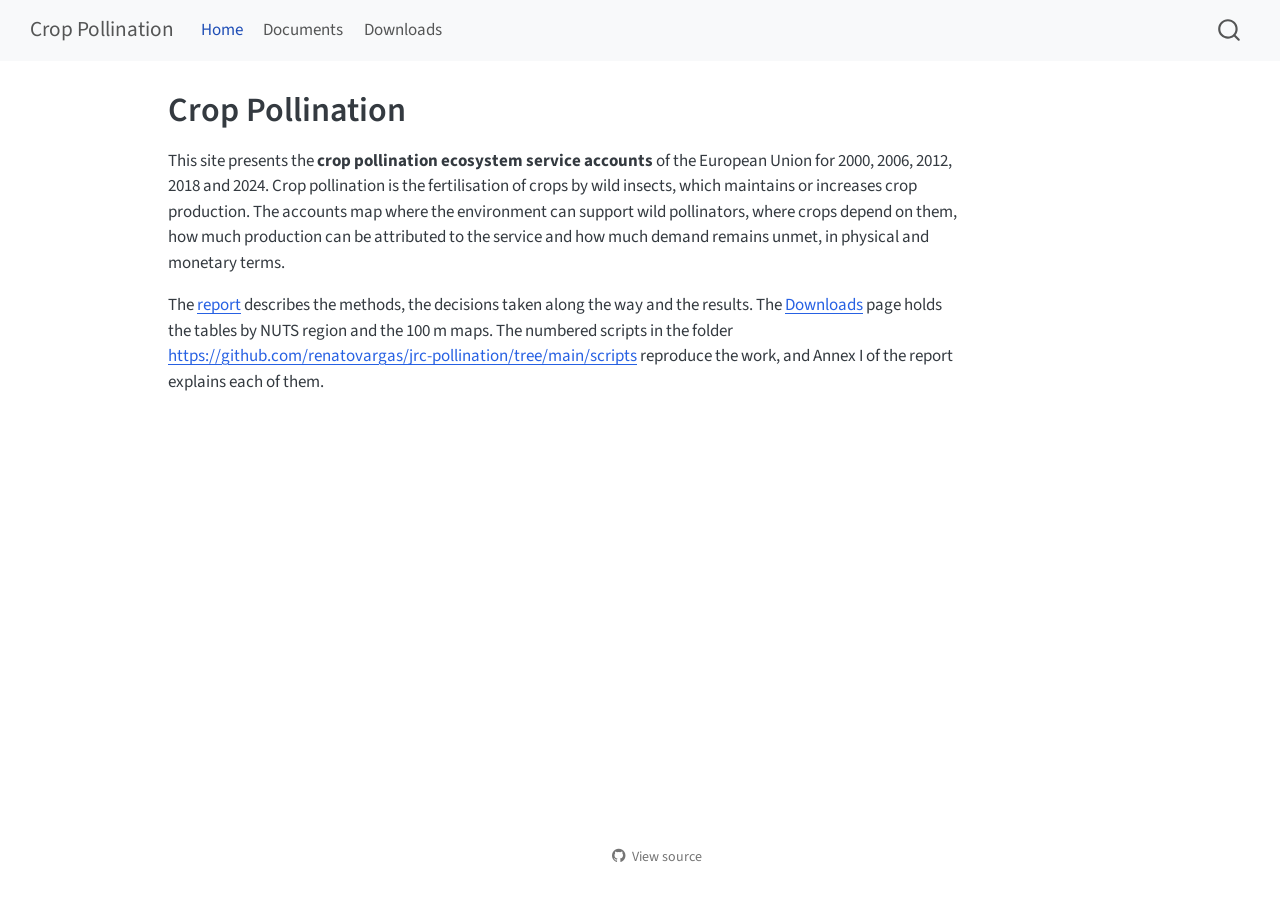
<file: docs/index.html>
<!DOCTYPE html>
<html xmlns="http://www.w3.org/1999/xhtml" lang="en" xml:lang="en"><head>

<meta charset="utf-8">
<meta name="generator" content="quarto-1.10.18">

<meta name="viewport" content="width=device-width, initial-scale=1.0, user-scalable=yes">


<title>Crop Pollination</title>
<style>
/* Default styles provided by pandoc.
** See https://pandoc.org/MANUAL.html#variables-for-html for config info.
*/
span.smallcaps{font-variant: small-caps;}
div.columns{display: flex; gap: 1.5em;}
div.column{flex: auto;}
@media screen {
div.columns{gap: min(4vw, 1.5em);}
div.column{overflow-x: auto;}
}
div.hanging-indent{margin-left: 1.5em; text-indent: -1.5em;}
ul.task-list{list-style: none;}
ul.task-list li input[type="checkbox"] {
  width: 0.8em;
  margin: 0 0.8em 0.2em -1em; /* quarto-specific, see https://github.com/quarto-dev/quarto-cli/issues/4556 */ 
  vertical-align: middle;
}
</style>


<script src="site_libs/quarto-nav/quarto-nav.js"></script>
<script src="site_libs/quarto-nav/headroom.min.js"></script>
<script src="site_libs/clipboard/clipboard.min.js"></script>
<script src="site_libs/quarto-search/autocomplete.umd.js"></script>
<script src="site_libs/quarto-search/fuse.min.js"></script>
<script src="site_libs/quarto-search/quarto-search.js"></script>
<meta name="quarto:offset" content="./">
<script src="site_libs/quarto-html/quarto.js" type="module"></script>
<script src="site_libs/quarto-html/tabsets/tabsets.js" type="module"></script>
<script src="site_libs/quarto-html/popper.min.js"></script>
<script src="site_libs/quarto-html/tippy.umd.min.js"></script>
<script src="site_libs/quarto-html/anchor.min.js"></script>
<link href="site_libs/quarto-html/tippy.css" rel="stylesheet">
<link href="site_libs/quarto-html/quarto-syntax-highlighting-64a204ab8560d761af7679ceaba22944.css" rel="stylesheet" id="quarto-text-highlighting-styles">
<script src="site_libs/bootstrap/bootstrap.min.js"></script>
<link href="site_libs/bootstrap/bootstrap-icons.css" rel="stylesheet">
<link href="site_libs/bootstrap/bootstrap-4e663f3a4ff1a491e18bd6a28adf0390.min.css" rel="stylesheet" append-hash="true" id="quarto-bootstrap" data-mode="light">
<script id="quarto-search-options" type="application/json">{
  "location": "navbar",
  "copy-button": false,
  "collapse-after": 3,
  "panel-placement": "end",
  "type": "overlay",
  "limit": 50,
  "keyboard-shortcut": [
    "f",
    "/",
    "s"
  ],
  "show-item-context": false,
  "language": {
    "search-no-results-text": "No results",
    "search-matching-documents-text": "matching documents",
    "search-copy-link-title": "Copy link to search",
    "search-hide-matches-text": "Hide additional matches",
    "search-more-match-text": "more match in this document",
    "search-more-matches-text": "more matches in this document",
    "search-clear-button-title": "Clear",
    "search-text-placeholder": "",
    "search-detached-cancel-button-title": "Cancel",
    "search-submit-button-title": "Submit",
    "search-label": "Search"
  }
}</script>


<link rel="stylesheet" href="styles.css">
</head>

<body class="nav-fixed quarto-light">

<div id="quarto-search-results"></div>
  <header id="quarto-header" class="headroom fixed-top">
    <nav class="navbar navbar-expand-lg " data-bs-theme="dark">
      <div class="navbar-container container-fluid">
      <div class="navbar-brand-container mx-auto">
    <a class="navbar-brand" href="./index.html">
    <span class="navbar-title">Crop Pollination</span>
    </a>
  </div>
            <div id="quarto-search" class="" title="Search"></div>
          <button class="navbar-toggler" type="button" data-bs-toggle="collapse" data-bs-target="#navbarCollapse" aria-controls="navbarCollapse" role="menu" aria-expanded="false" aria-label="Toggle navigation" onclick="if (window.quartoToggleHeadroom) { window.quartoToggleHeadroom(); }">
  <span class="navbar-toggler-icon"></span>
</button>
          <div class="collapse navbar-collapse" id="navbarCollapse">
            <ul class="navbar-nav navbar-nav-scroll me-auto">
  <li class="nav-item">
    <a class="nav-link active" href="./index.html" aria-current="page"> 
<span class="menu-text">Home</span></a>
  </li>  
  <li class="nav-item">
    <a class="nav-link" href="./documentation/index.html"> 
<span class="menu-text">Documents</span></a>
  </li>  
  <li class="nav-item">
    <a class="nav-link" href="./downloads/index.html"> 
<span class="menu-text">Downloads</span></a>
  </li>  
</ul>
          </div> <!-- /navcollapse -->
            <div class="quarto-navbar-tools">
</div>
      </div> <!-- /container-fluid -->
    </nav>
</header>
<!-- content -->
<div id="quarto-content" class="quarto-container page-columns page-rows-contents page-layout-article page-navbar">
<!-- sidebar -->
<!-- margin-sidebar -->
    <div id="quarto-margin-sidebar" class="sidebar margin-sidebar zindex-bottom">
        
    </div>
<!-- main -->
<main class="content" id="quarto-document-content">

<header id="title-block-header" class="quarto-title-block default">
<div class="quarto-title">
<h1 class="title">Crop Pollination</h1>
</div>



<div class="quarto-title-meta">

    
  
    
  </div>
  


</header>


<p>This site presents the <strong>crop pollination ecosystem service accounts</strong> of the European Union for 2000, 2006, 2012, 2018 and 2024. Crop pollination is the fertilisation of crops by wild insects, which maintains or increases crop production. The accounts map where the environment can support wild pollinators, where crops depend on them, how much production can be attributed to the service and how much demand remains unmet, in physical and monetary terms.</p>
<p>The <a href="./documentation/methods/crop-pollination/index.html">report</a> describes the methods, the decisions taken along the way and the results. The <a href="./downloads/index.html">Downloads</a> page holds the tables by NUTS region and the 100 m maps. The numbered scripts in the folder <a href="https://github.com/renatovargas/jrc-pollination/tree/main/scripts" class="uri">https://github.com/renatovargas/jrc-pollination/tree/main/scripts</a> reproduce the work, and Annex I of the report explains each of them.</p>



</main> <!-- /main -->
<script id="quarto-html-after-body" type="application/javascript">
  window.document.addEventListener("DOMContentLoaded", function (event) {
    const icon = "";
    const anchorJS = new window.AnchorJS();
    anchorJS.options = {
      placement: 'right',
      icon: icon
    };
    anchorJS.add('.anchored');
    const isCodeAnnotation = (el) => {
      for (const clz of el.classList) {
        if (clz.startsWith('code-annotation-')) {                     
          return true;
        }
      }
      return false;
    }
    const onCopySuccess = function(e) {
      // button target
      const button = e.trigger;
      // don't keep focus
      button.blur();
      // flash "checked"
      button.classList.add('code-copy-button-checked');
      var currentTitle = button.getAttribute("title");
      button.setAttribute("title", "Copied!");
      let tooltip;
      if (window.bootstrap) {
        button.setAttribute("data-bs-toggle", "tooltip");
        button.setAttribute("data-bs-placement", "left");
        button.setAttribute("data-bs-title", "Copied!");
        tooltip = new bootstrap.Tooltip(button, 
          { trigger: "manual", 
            customClass: "code-copy-button-tooltip",
            offset: [0, -8]});
        tooltip.show();    
      }
      setTimeout(function() {
        if (tooltip) {
          tooltip.hide();
          button.removeAttribute("data-bs-title");
          button.removeAttribute("data-bs-toggle");
          button.removeAttribute("data-bs-placement");
        }
        button.setAttribute("title", currentTitle);
        button.classList.remove('code-copy-button-checked');
      }, 1000);
      // clear code selection
      e.clearSelection();
    }
    const getTextToCopy = function(trigger) {
      const outerScaffold = trigger.parentElement.cloneNode(true);
      const codeEl = outerScaffold.querySelector('code');
      for (const childEl of codeEl.children) {
        if (isCodeAnnotation(childEl)) {
          childEl.remove();
        }
      }
      return codeEl.innerText;
    }
    const clipboard = new window.ClipboardJS('.code-copy-button:not([data-in-quarto-modal])', {
      text: getTextToCopy
    });
    clipboard.on('success', onCopySuccess);
    if (window.document.getElementById('quarto-embedded-source-code-modal')) {
      const clipboardModal = new window.ClipboardJS('.code-copy-button[data-in-quarto-modal]', {
        text: getTextToCopy,
        container: window.document.getElementById('quarto-embedded-source-code-modal')
      });
      clipboardModal.on('success', onCopySuccess);
    }
      var localhostRegex = new RegExp(/^(?:http|https):\/\/localhost\:?[0-9]*\//);
      var mailtoRegex = new RegExp(/^mailto:/);
        var filterRegex = new RegExp("https:\/\/renatovargas\.github\.io\/jrc-pollination\/");
      var isInternal = (href) => {
          return filterRegex.test(href) || localhostRegex.test(href) || mailtoRegex.test(href);
      }
      // Inspect non-navigation links and adorn them if external
     var links = window.document.querySelectorAll('a[href]:not(.nav-link):not(.navbar-brand):not(.toc-action):not(.sidebar-link):not(.sidebar-item-toggle):not(.pagination-link):not(.no-external):not([aria-hidden]):not(.dropdown-item):not(.quarto-navigation-tool):not(.about-link)');
      for (var i=0; i<links.length; i++) {
        const link = links[i];
        if (!isInternal(link.href)) {
          // undo the damage that might have been done by quarto-nav.js in the case of
          // links that we want to consider external
          if (link.dataset.originalHref !== undefined) {
            link.href = link.dataset.originalHref;
          }
        }
      }
    function tippyHover(el, contentFn, onTriggerFn, onUntriggerFn) {
      const config = {
        allowHTML: true,
        maxWidth: 500,
        delay: 100,
        arrow: false,
        appendTo: function(el) {
            return el.parentElement;
        },
        interactive: true,
        interactiveBorder: 10,
        theme: 'quarto',
        placement: 'bottom-start',
      };
      if (contentFn) {
        config.content = contentFn;
      }
      if (onTriggerFn) {
        config.onTrigger = onTriggerFn;
      }
      if (onUntriggerFn) {
        config.onUntrigger = onUntriggerFn;
      }
      window.tippy(el, config); 
    }
    const noterefs = window.document.querySelectorAll('a[role="doc-noteref"]');
    for (var i=0; i<noterefs.length; i++) {
      const ref = noterefs[i];
      tippyHover(ref, function() {
        // use id or data attribute instead here
        let href = ref.getAttribute('data-footnote-href') || ref.getAttribute('href');
        try { href = new URL(href).hash; } catch {}
        const id = href.replace(/^#\/?/, "");
        const note = window.document.getElementById(id);
        if (note) {
          return note.innerHTML;
        } else {
          return "";
        }
      });
    }
    const xrefs = window.document.querySelectorAll('a.quarto-xref');
    const processXRef = (id, note) => {
      // Strip column container classes
      const stripColumnClz = (el) => {
        el.classList.remove("page-full", "page-columns");
        if (el.children) {
          for (const child of el.children) {
            stripColumnClz(child);
          }
        }
      }
      stripColumnClz(note)
      if (id === null || id.startsWith('sec-')) {
        // Special case sections, only their first couple elements
        const container = document.createElement("div");
        if (note.children && note.children.length > 2) {
          container.appendChild(note.children[0].cloneNode(true));
          for (let i = 1; i < note.children.length; i++) {
            const child = note.children[i];
            if (child.tagName === "P" && child.innerText === "") {
              continue;
            } else {
              container.appendChild(child.cloneNode(true));
              break;
            }
          }
          if (window.Quarto?.typesetMath) {
            window.Quarto.typesetMath(container);
          }
          return container.innerHTML
        } else {
          if (window.Quarto?.typesetMath) {
            window.Quarto.typesetMath(note);
          }
          return note.innerHTML;
        }
      } else {
        // Remove any anchor links if they are present
        const anchorLink = note.querySelector('a.anchorjs-link');
        if (anchorLink) {
          anchorLink.remove();
        }
        if (window.Quarto?.typesetMath) {
          window.Quarto.typesetMath(note);
        }
        if (note.classList.contains("callout")) {
          return note.outerHTML;
        } else {
          return note.innerHTML;
        }
      }
    }
    for (var i=0; i<xrefs.length; i++) {
      const xref = xrefs[i];
      tippyHover(xref, undefined, function(instance) {
        instance.disable();
        let url = xref.getAttribute('href');
        let hash = undefined; 
        if (url.startsWith('#')) {
          hash = url;
        } else {
          try { hash = new URL(url).hash; } catch {}
        }
        if (hash) {
          const id = hash.replace(/^#\/?/, "");
          const note = window.document.getElementById(id);
          if (note !== null) {
            try {
              const html = processXRef(id, note.cloneNode(true));
              instance.setContent(html);
            } finally {
              instance.enable();
              instance.show();
            }
          } else {
            // See if we can fetch this
            fetch(url.split('#')[0])
            .then(res => res.text())
            .then(html => {
              const parser = new DOMParser();
              const htmlDoc = parser.parseFromString(html, "text/html");
              const note = htmlDoc.getElementById(id);
              if (note !== null) {
                const html = processXRef(id, note);
                instance.setContent(html);
              } 
            }).finally(() => {
              instance.enable();
              instance.show();
            });
          }
        } else {
          // See if we can fetch a full url (with no hash to target)
          // This is a special case and we should probably do some content thinning / targeting
          fetch(url)
          .then(res => res.text())
          .then(html => {
            const parser = new DOMParser();
            const htmlDoc = parser.parseFromString(html, "text/html");
            const note = htmlDoc.querySelector('main.content');
            if (note !== null) {
              // This should only happen for chapter cross references
              // (since there is no id in the URL)
              // remove the first header
              if (note.children.length > 0 && note.children[0].tagName === "HEADER") {
                note.children[0].remove();
              }
              const html = processXRef(null, note);
              instance.setContent(html);
            } 
          }).finally(() => {
            instance.enable();
            instance.show();
          });
        }
      }, function(instance) {
      });
    }
        let selectedAnnoteEl;
        const selectorForAnnotation = ( cell, annotation) => {
          let cellAttr = 'data-code-cell="' + cell + '"';
          let lineAttr = 'data-code-annotation="' +  annotation + '"';
          const selector = 'span[' + cellAttr + '][' + lineAttr + ']';
          return selector;
        }
        const selectCodeLines = (annoteEl) => {
          const doc = window.document;
          const targetCell = annoteEl.getAttribute("data-target-cell");
          const targetAnnotation = annoteEl.getAttribute("data-target-annotation");
          const annoteSpan = window.document.querySelector(selectorForAnnotation(targetCell, targetAnnotation));
          const lines = annoteSpan.getAttribute("data-code-lines").split(",");
          const lineIds = lines.map((line) => {
            return targetCell + "-" + line;
          })
          let top = null;
          let height = null;
          let parent = null;
          if (lineIds.length > 0) {
              //compute the position of the single el (top and bottom and make a div)
              const el = window.document.getElementById(lineIds[0]);
              top = el.offsetTop;
              height = el.offsetHeight;
              parent = el.parentElement.parentElement;
            if (lineIds.length > 1) {
              const lastEl = window.document.getElementById(lineIds[lineIds.length - 1]);
              const bottom = lastEl.offsetTop + lastEl.offsetHeight;
              height = bottom - top;
            }
            if (top !== null && height !== null && parent !== null) {
              // cook up a div (if necessary) and position it 
              let div = window.document.getElementById("code-annotation-line-highlight");
              if (div === null) {
                div = window.document.createElement("div");
                div.setAttribute("id", "code-annotation-line-highlight");
                div.style.position = 'absolute';
                parent.appendChild(div);
              }
              div.style.top = top - 2 + "px";
              div.style.height = height + 4 + "px";
              div.style.left = 0;
              let gutterDiv = window.document.getElementById("code-annotation-line-highlight-gutter");
              if (gutterDiv === null) {
                gutterDiv = window.document.createElement("div");
                gutterDiv.setAttribute("id", "code-annotation-line-highlight-gutter");
                gutterDiv.style.position = 'absolute';
                const codeCell = window.document.getElementById(targetCell);
                const gutter = codeCell.querySelector('.code-annotation-gutter');
                gutter.appendChild(gutterDiv);
              }
              gutterDiv.style.top = top - 2 + "px";
              gutterDiv.style.height = height + 4 + "px";
            }
            selectedAnnoteEl = annoteEl;
          }
        };
        const unselectCodeLines = () => {
          const elementsIds = ["code-annotation-line-highlight", "code-annotation-line-highlight-gutter"];
          elementsIds.forEach((elId) => {
            const div = window.document.getElementById(elId);
            if (div) {
              div.remove();
            }
          });
          selectedAnnoteEl = undefined;
        };
          // Handle positioning of the toggle
      window.addEventListener(
        "resize",
        throttle(() => {
          elRect = undefined;
          if (selectedAnnoteEl) {
            selectCodeLines(selectedAnnoteEl);
          }
        }, 10)
      );
      function throttle(fn, ms) {
      let throttle = false;
      let timer;
        return (...args) => {
          if(!throttle) { // first call gets through
              fn.apply(this, args);
              throttle = true;
          } else { // all the others get throttled
              if(timer) clearTimeout(timer); // cancel #2
              timer = setTimeout(() => {
                fn.apply(this, args);
                timer = throttle = false;
              }, ms);
          }
        };
      }
        // Attach click handler to the DT
        const annoteDls = window.document.querySelectorAll('dt[data-target-cell]');
        for (const annoteDlNode of annoteDls) {
          annoteDlNode.addEventListener('click', (event) => {
            const clickedEl = event.target;
            if (clickedEl !== selectedAnnoteEl) {
              unselectCodeLines();
              const activeEl = window.document.querySelector('dt[data-target-cell].code-annotation-active');
              if (activeEl) {
                activeEl.classList.remove('code-annotation-active');
              }
              selectCodeLines(clickedEl);
              clickedEl.classList.add('code-annotation-active');
            } else {
              // Unselect the line
              unselectCodeLines();
              clickedEl.classList.remove('code-annotation-active');
            }
          });
        }
    const findCites = (el) => {
      const parentEl = el.parentElement;
      if (parentEl) {
        const cites = parentEl.dataset.cites;
        if (cites) {
          return {
            el,
            cites: cites.split(' ')
          };
        } else {
          return findCites(el.parentElement)
        }
      } else {
        return undefined;
      }
    };
    var bibliorefs = window.document.querySelectorAll('a[role="doc-biblioref"]');
    for (var i=0; i<bibliorefs.length; i++) {
      const ref = bibliorefs[i];
      const citeInfo = findCites(ref);
      if (citeInfo) {
        tippyHover(citeInfo.el, function() {
          var popup = window.document.createElement('div');
          citeInfo.cites.forEach(function(cite) {
            var citeDiv = window.document.createElement('div');
            citeDiv.classList.add('hanging-indent');
            citeDiv.classList.add('csl-entry');
            var biblioDiv = window.document.getElementById('ref-' + cite);
            if (biblioDiv) {
              citeDiv.innerHTML = biblioDiv.innerHTML;
            }
            popup.appendChild(citeDiv);
          });
          return popup.innerHTML;
        });
      }
    }
  });
  </script>
</div> <!-- /content -->




<footer class="footer"><div class="nav-footer"><div class="nav-footer-center"><div class="toc-actions"><ul><li><a href="https://github.com/renatovargas/jrc-pollination/blob/main/index.qmd" class="toc-action"><i class="bi bi-github"></i>View source</a></li></ul></div></div></div></footer></body></html>
</file>
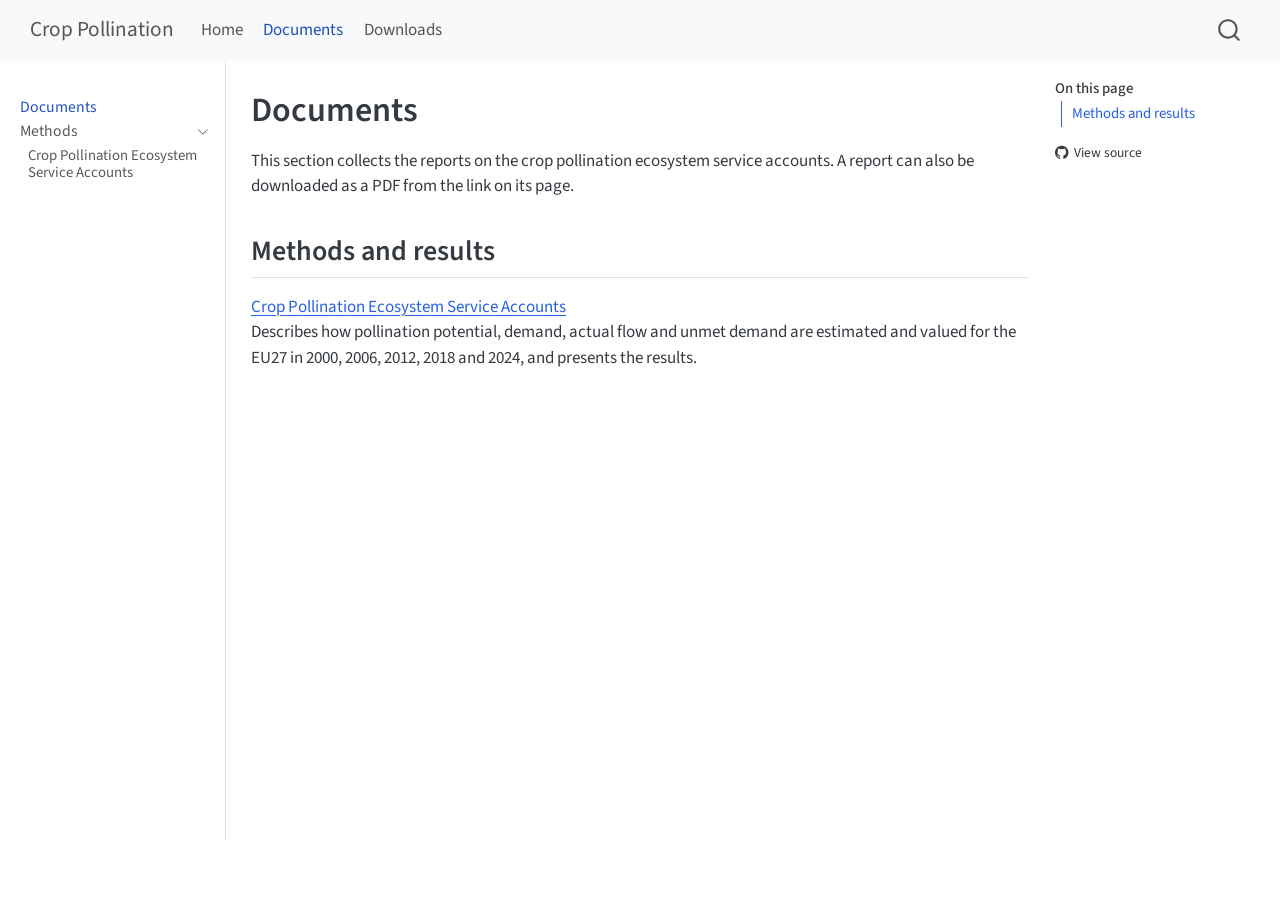
<file: docs/documentation/index.html>
<!DOCTYPE html>
<html xmlns="http://www.w3.org/1999/xhtml" lang="en" xml:lang="en"><head>

<meta charset="utf-8">
<meta name="generator" content="quarto-1.10.18">

<meta name="viewport" content="width=device-width, initial-scale=1.0, user-scalable=yes">


<title>Documents – Crop Pollination</title>
<style>
/* Default styles provided by pandoc.
** See https://pandoc.org/MANUAL.html#variables-for-html for config info.
*/
span.smallcaps{font-variant: small-caps;}
div.columns{display: flex; gap: 1.5em;}
div.column{flex: auto;}
@media screen {
div.columns{gap: min(4vw, 1.5em);}
div.column{overflow-x: auto;}
}
div.hanging-indent{margin-left: 1.5em; text-indent: -1.5em;}
ul.task-list{list-style: none;}
ul.task-list li input[type="checkbox"] {
  width: 0.8em;
  margin: 0 0.8em 0.2em -1em; /* quarto-specific, see https://github.com/quarto-dev/quarto-cli/issues/4556 */ 
  vertical-align: middle;
}
</style>


<script src="../site_libs/quarto-nav/quarto-nav.js"></script>
<script src="../site_libs/quarto-nav/headroom.min.js"></script>
<script src="../site_libs/clipboard/clipboard.min.js"></script>
<script src="../site_libs/quarto-search/autocomplete.umd.js"></script>
<script src="../site_libs/quarto-search/fuse.min.js"></script>
<script src="../site_libs/quarto-search/quarto-search.js"></script>
<meta name="quarto:offset" content="../">
<script src="../site_libs/quarto-html/quarto.js" type="module"></script>
<script src="../site_libs/quarto-html/tabsets/tabsets.js" type="module"></script>
<script src="../site_libs/quarto-html/popper.min.js"></script>
<script src="../site_libs/quarto-html/tippy.umd.min.js"></script>
<script src="../site_libs/quarto-html/anchor.min.js"></script>
<link href="../site_libs/quarto-html/tippy.css" rel="stylesheet">
<link href="../site_libs/quarto-html/quarto-syntax-highlighting-64a204ab8560d761af7679ceaba22944.css" rel="stylesheet" id="quarto-text-highlighting-styles">
<script src="../site_libs/bootstrap/bootstrap.min.js"></script>
<link href="../site_libs/bootstrap/bootstrap-icons.css" rel="stylesheet">
<link href="../site_libs/bootstrap/bootstrap-4e663f3a4ff1a491e18bd6a28adf0390.min.css" rel="stylesheet" append-hash="true" id="quarto-bootstrap" data-mode="light">
<script id="quarto-search-options" type="application/json">{
  "location": "navbar",
  "copy-button": false,
  "collapse-after": 3,
  "panel-placement": "end",
  "type": "overlay",
  "limit": 50,
  "keyboard-shortcut": [
    "f",
    "/",
    "s"
  ],
  "show-item-context": false,
  "language": {
    "search-no-results-text": "No results",
    "search-matching-documents-text": "matching documents",
    "search-copy-link-title": "Copy link to search",
    "search-hide-matches-text": "Hide additional matches",
    "search-more-match-text": "more match in this document",
    "search-more-matches-text": "more matches in this document",
    "search-clear-button-title": "Clear",
    "search-text-placeholder": "",
    "search-detached-cancel-button-title": "Cancel",
    "search-submit-button-title": "Submit",
    "search-label": "Search"
  }
}</script>


<link rel="stylesheet" href="../styles.css">
</head>

<body class="nav-sidebar docked nav-fixed quarto-light">

<div id="quarto-search-results"></div>
  <header id="quarto-header" class="headroom fixed-top">
    <nav class="navbar navbar-expand-lg " data-bs-theme="dark">
      <div class="navbar-container container-fluid">
      <div class="navbar-brand-container mx-auto">
    <a class="navbar-brand" href="../index.html">
    <span class="navbar-title">Crop Pollination</span>
    </a>
  </div>
            <div id="quarto-search" class="" title="Search"></div>
          <button class="navbar-toggler" type="button" data-bs-toggle="collapse" data-bs-target="#navbarCollapse" aria-controls="navbarCollapse" role="menu" aria-expanded="false" aria-label="Toggle navigation" onclick="if (window.quartoToggleHeadroom) { window.quartoToggleHeadroom(); }">
  <span class="navbar-toggler-icon"></span>
</button>
          <div class="collapse navbar-collapse" id="navbarCollapse">
            <ul class="navbar-nav navbar-nav-scroll me-auto">
  <li class="nav-item">
    <a class="nav-link" href="../index.html"> 
<span class="menu-text">Home</span></a>
  </li>  
  <li class="nav-item">
    <a class="nav-link active" href="../documentation/index.html" aria-current="page"> 
<span class="menu-text">Documents</span></a>
  </li>  
  <li class="nav-item">
    <a class="nav-link" href="../downloads/index.html"> 
<span class="menu-text">Downloads</span></a>
  </li>  
</ul>
          </div> <!-- /navcollapse -->
            <div class="quarto-navbar-tools">
</div>
      </div> <!-- /container-fluid -->
    </nav>
  <nav class="quarto-secondary-nav">
    <div class="container-fluid d-flex">
      <button type="button" class="quarto-btn-toggle btn" data-bs-toggle="collapse" role="button" data-bs-target=".quarto-sidebar-collapse-item" aria-controls="quarto-sidebar" aria-expanded="false" aria-label="Toggle sidebar navigation" onclick="if (window.quartoToggleHeadroom) { window.quartoToggleHeadroom(); }">
        <i class="bi bi-layout-text-sidebar-reverse"></i>
      </button>
        <nav class="quarto-page-breadcrumbs" aria-label="breadcrumb"><ol class="breadcrumb"><li class="breadcrumb-item"><a href="../documentation/index.html">Documents</a></li></ol></nav>
        <a class="flex-grow-1" role="navigation" data-bs-toggle="collapse" data-bs-target=".quarto-sidebar-collapse-item" aria-controls="quarto-sidebar" aria-expanded="false" aria-label="Toggle sidebar navigation" onclick="if (window.quartoToggleHeadroom) { window.quartoToggleHeadroom(); }">      
        </a>
    </div>
  </nav>
</header>
<!-- content -->
<div id="quarto-content" class="quarto-container page-columns page-rows-contents page-layout-article page-navbar">
<!-- sidebar -->
  <nav id="quarto-sidebar" class="sidebar collapse collapse-horizontal quarto-sidebar-collapse-item sidebar-navigation docked overflow-auto">
    <div class="sidebar-menu-container"> 
    <ul class="list-unstyled mt-1">
        <li class="sidebar-item">
  <div class="sidebar-item-container"> 
  <a href="../documentation/index.html" class="sidebar-item-text sidebar-link active">
 <span class="menu-text">Documents</span></a>
  </div>
</li>
        <li class="sidebar-item sidebar-item-section">
      <div class="sidebar-item-container"> 
            <a class="sidebar-item-text sidebar-link text-start" data-bs-toggle="collapse" data-bs-target="#quarto-sidebar-section-1" role="navigation" aria-expanded="true">
 <span class="menu-text">Methods</span></a>
          <a class="sidebar-item-toggle text-start" data-bs-toggle="collapse" data-bs-target="#quarto-sidebar-section-1" role="navigation" aria-expanded="true" aria-label="Toggle section">
            <i class="bi bi-chevron-right ms-2"></i>
          </a> 
      </div>
      <ul id="quarto-sidebar-section-1" class="collapse list-unstyled sidebar-section depth1 show">  
          <li class="sidebar-item">
  <div class="sidebar-item-container"> 
  <a href="../documentation/methods/crop-pollination/index.html" class="sidebar-item-text sidebar-link">
 <span class="menu-text">Crop Pollination Ecosystem Service Accounts</span></a>
  </div>
</li>
      </ul>
  </li>
    </ul>
    </div>
</nav>
<div id="quarto-sidebar-glass" class="quarto-sidebar-collapse-item" data-bs-toggle="collapse" data-bs-target=".quarto-sidebar-collapse-item"></div>
<!-- margin-sidebar -->
    <div id="quarto-margin-sidebar" class="sidebar margin-sidebar">
        <nav id="TOC" role="doc-toc" class="toc-active">
    <h2 id="toc-title">On this page</h2>
   
  <ul>
  <li><a href="#methods-and-results" id="toc-methods-and-results" class="nav-link active" data-scroll-target="#methods-and-results">Methods and results</a></li>
  </ul>
<div class="toc-actions"><ul><li><a href="https://github.com/renatovargas/jrc-pollination/blob/main/documentation/index.qmd" class="toc-action"><i class="bi bi-github"></i>View source</a></li></ul></div></nav>
    </div>
<!-- main -->
<main class="content" id="quarto-document-content">

<header id="title-block-header" class="quarto-title-block default">
<div class="quarto-title">
<h1 class="title">Documents</h1>
</div>



<div class="quarto-title-meta">

    
  
    
  </div>
  


</header>


<p>This section collects the reports on the crop pollination ecosystem service accounts. A report can also be downloaded as a PDF from the link on its page.</p>
<section id="methods-and-results" class="level2">
<h2 class="anchored" data-anchor-id="methods-and-results">Methods and results</h2>
<dl>
<dt><a href="../documentation/methods/crop-pollination/index.html">Crop Pollination Ecosystem Service Accounts</a></dt>
<dd>
Describes how pollination potential, demand, actual flow and unmet demand are estimated and valued for the EU27 in 2000, 2006, 2012, 2018 and 2024, and presents the results.
</dd>
</dl>


</section>

</main> <!-- /main -->
<script id="quarto-html-after-body" type="application/javascript">
  window.document.addEventListener("DOMContentLoaded", function (event) {
    const icon = "";
    const anchorJS = new window.AnchorJS();
    anchorJS.options = {
      placement: 'right',
      icon: icon
    };
    anchorJS.add('.anchored');
    const isCodeAnnotation = (el) => {
      for (const clz of el.classList) {
        if (clz.startsWith('code-annotation-')) {                     
          return true;
        }
      }
      return false;
    }
    const onCopySuccess = function(e) {
      // button target
      const button = e.trigger;
      // don't keep focus
      button.blur();
      // flash "checked"
      button.classList.add('code-copy-button-checked');
      var currentTitle = button.getAttribute("title");
      button.setAttribute("title", "Copied!");
      let tooltip;
      if (window.bootstrap) {
        button.setAttribute("data-bs-toggle", "tooltip");
        button.setAttribute("data-bs-placement", "left");
        button.setAttribute("data-bs-title", "Copied!");
        tooltip = new bootstrap.Tooltip(button, 
          { trigger: "manual", 
            customClass: "code-copy-button-tooltip",
            offset: [0, -8]});
        tooltip.show();    
      }
      setTimeout(function() {
        if (tooltip) {
          tooltip.hide();
          button.removeAttribute("data-bs-title");
          button.removeAttribute("data-bs-toggle");
          button.removeAttribute("data-bs-placement");
        }
        button.setAttribute("title", currentTitle);
        button.classList.remove('code-copy-button-checked');
      }, 1000);
      // clear code selection
      e.clearSelection();
    }
    const getTextToCopy = function(trigger) {
      const outerScaffold = trigger.parentElement.cloneNode(true);
      const codeEl = outerScaffold.querySelector('code');
      for (const childEl of codeEl.children) {
        if (isCodeAnnotation(childEl)) {
          childEl.remove();
        }
      }
      return codeEl.innerText;
    }
    const clipboard = new window.ClipboardJS('.code-copy-button:not([data-in-quarto-modal])', {
      text: getTextToCopy
    });
    clipboard.on('success', onCopySuccess);
    if (window.document.getElementById('quarto-embedded-source-code-modal')) {
      const clipboardModal = new window.ClipboardJS('.code-copy-button[data-in-quarto-modal]', {
        text: getTextToCopy,
        container: window.document.getElementById('quarto-embedded-source-code-modal')
      });
      clipboardModal.on('success', onCopySuccess);
    }
      var localhostRegex = new RegExp(/^(?:http|https):\/\/localhost\:?[0-9]*\//);
      var mailtoRegex = new RegExp(/^mailto:/);
        var filterRegex = new RegExp("https:\/\/renatovargas\.github\.io\/jrc-pollination\/");
      var isInternal = (href) => {
          return filterRegex.test(href) || localhostRegex.test(href) || mailtoRegex.test(href);
      }
      // Inspect non-navigation links and adorn them if external
     var links = window.document.querySelectorAll('a[href]:not(.nav-link):not(.navbar-brand):not(.toc-action):not(.sidebar-link):not(.sidebar-item-toggle):not(.pagination-link):not(.no-external):not([aria-hidden]):not(.dropdown-item):not(.quarto-navigation-tool):not(.about-link)');
      for (var i=0; i<links.length; i++) {
        const link = links[i];
        if (!isInternal(link.href)) {
          // undo the damage that might have been done by quarto-nav.js in the case of
          // links that we want to consider external
          if (link.dataset.originalHref !== undefined) {
            link.href = link.dataset.originalHref;
          }
        }
      }
    function tippyHover(el, contentFn, onTriggerFn, onUntriggerFn) {
      const config = {
        allowHTML: true,
        maxWidth: 500,
        delay: 100,
        arrow: false,
        appendTo: function(el) {
            return el.parentElement;
        },
        interactive: true,
        interactiveBorder: 10,
        theme: 'quarto',
        placement: 'bottom-start',
      };
      if (contentFn) {
        config.content = contentFn;
      }
      if (onTriggerFn) {
        config.onTrigger = onTriggerFn;
      }
      if (onUntriggerFn) {
        config.onUntrigger = onUntriggerFn;
      }
      window.tippy(el, config); 
    }
    const noterefs = window.document.querySelectorAll('a[role="doc-noteref"]');
    for (var i=0; i<noterefs.length; i++) {
      const ref = noterefs[i];
      tippyHover(ref, function() {
        // use id or data attribute instead here
        let href = ref.getAttribute('data-footnote-href') || ref.getAttribute('href');
        try { href = new URL(href).hash; } catch {}
        const id = href.replace(/^#\/?/, "");
        const note = window.document.getElementById(id);
        if (note) {
          return note.innerHTML;
        } else {
          return "";
        }
      });
    }
    const xrefs = window.document.querySelectorAll('a.quarto-xref');
    const processXRef = (id, note) => {
      // Strip column container classes
      const stripColumnClz = (el) => {
        el.classList.remove("page-full", "page-columns");
        if (el.children) {
          for (const child of el.children) {
            stripColumnClz(child);
          }
        }
      }
      stripColumnClz(note)
      if (id === null || id.startsWith('sec-')) {
        // Special case sections, only their first couple elements
        const container = document.createElement("div");
        if (note.children && note.children.length > 2) {
          container.appendChild(note.children[0].cloneNode(true));
          for (let i = 1; i < note.children.length; i++) {
            const child = note.children[i];
            if (child.tagName === "P" && child.innerText === "") {
              continue;
            } else {
              container.appendChild(child.cloneNode(true));
              break;
            }
          }
          if (window.Quarto?.typesetMath) {
            window.Quarto.typesetMath(container);
          }
          return container.innerHTML
        } else {
          if (window.Quarto?.typesetMath) {
            window.Quarto.typesetMath(note);
          }
          return note.innerHTML;
        }
      } else {
        // Remove any anchor links if they are present
        const anchorLink = note.querySelector('a.anchorjs-link');
        if (anchorLink) {
          anchorLink.remove();
        }
        if (window.Quarto?.typesetMath) {
          window.Quarto.typesetMath(note);
        }
        if (note.classList.contains("callout")) {
          return note.outerHTML;
        } else {
          return note.innerHTML;
        }
      }
    }
    for (var i=0; i<xrefs.length; i++) {
      const xref = xrefs[i];
      tippyHover(xref, undefined, function(instance) {
        instance.disable();
        let url = xref.getAttribute('href');
        let hash = undefined; 
        if (url.startsWith('#')) {
          hash = url;
        } else {
          try { hash = new URL(url).hash; } catch {}
        }
        if (hash) {
          const id = hash.replace(/^#\/?/, "");
          const note = window.document.getElementById(id);
          if (note !== null) {
            try {
              const html = processXRef(id, note.cloneNode(true));
              instance.setContent(html);
            } finally {
              instance.enable();
              instance.show();
            }
          } else {
            // See if we can fetch this
            fetch(url.split('#')[0])
            .then(res => res.text())
            .then(html => {
              const parser = new DOMParser();
              const htmlDoc = parser.parseFromString(html, "text/html");
              const note = htmlDoc.getElementById(id);
              if (note !== null) {
                const html = processXRef(id, note);
                instance.setContent(html);
              } 
            }).finally(() => {
              instance.enable();
              instance.show();
            });
          }
        } else {
          // See if we can fetch a full url (with no hash to target)
          // This is a special case and we should probably do some content thinning / targeting
          fetch(url)
          .then(res => res.text())
          .then(html => {
            const parser = new DOMParser();
            const htmlDoc = parser.parseFromString(html, "text/html");
            const note = htmlDoc.querySelector('main.content');
            if (note !== null) {
              // This should only happen for chapter cross references
              // (since there is no id in the URL)
              // remove the first header
              if (note.children.length > 0 && note.children[0].tagName === "HEADER") {
                note.children[0].remove();
              }
              const html = processXRef(null, note);
              instance.setContent(html);
            } 
          }).finally(() => {
            instance.enable();
            instance.show();
          });
        }
      }, function(instance) {
      });
    }
        let selectedAnnoteEl;
        const selectorForAnnotation = ( cell, annotation) => {
          let cellAttr = 'data-code-cell="' + cell + '"';
          let lineAttr = 'data-code-annotation="' +  annotation + '"';
          const selector = 'span[' + cellAttr + '][' + lineAttr + ']';
          return selector;
        }
        const selectCodeLines = (annoteEl) => {
          const doc = window.document;
          const targetCell = annoteEl.getAttribute("data-target-cell");
          const targetAnnotation = annoteEl.getAttribute("data-target-annotation");
          const annoteSpan = window.document.querySelector(selectorForAnnotation(targetCell, targetAnnotation));
          const lines = annoteSpan.getAttribute("data-code-lines").split(",");
          const lineIds = lines.map((line) => {
            return targetCell + "-" + line;
          })
          let top = null;
          let height = null;
          let parent = null;
          if (lineIds.length > 0) {
              //compute the position of the single el (top and bottom and make a div)
              const el = window.document.getElementById(lineIds[0]);
              top = el.offsetTop;
              height = el.offsetHeight;
              parent = el.parentElement.parentElement;
            if (lineIds.length > 1) {
              const lastEl = window.document.getElementById(lineIds[lineIds.length - 1]);
              const bottom = lastEl.offsetTop + lastEl.offsetHeight;
              height = bottom - top;
            }
            if (top !== null && height !== null && parent !== null) {
              // cook up a div (if necessary) and position it 
              let div = window.document.getElementById("code-annotation-line-highlight");
              if (div === null) {
                div = window.document.createElement("div");
                div.setAttribute("id", "code-annotation-line-highlight");
                div.style.position = 'absolute';
                parent.appendChild(div);
              }
              div.style.top = top - 2 + "px";
              div.style.height = height + 4 + "px";
              div.style.left = 0;
              let gutterDiv = window.document.getElementById("code-annotation-line-highlight-gutter");
              if (gutterDiv === null) {
                gutterDiv = window.document.createElement("div");
                gutterDiv.setAttribute("id", "code-annotation-line-highlight-gutter");
                gutterDiv.style.position = 'absolute';
                const codeCell = window.document.getElementById(targetCell);
                const gutter = codeCell.querySelector('.code-annotation-gutter');
                gutter.appendChild(gutterDiv);
              }
              gutterDiv.style.top = top - 2 + "px";
              gutterDiv.style.height = height + 4 + "px";
            }
            selectedAnnoteEl = annoteEl;
          }
        };
        const unselectCodeLines = () => {
          const elementsIds = ["code-annotation-line-highlight", "code-annotation-line-highlight-gutter"];
          elementsIds.forEach((elId) => {
            const div = window.document.getElementById(elId);
            if (div) {
              div.remove();
            }
          });
          selectedAnnoteEl = undefined;
        };
          // Handle positioning of the toggle
      window.addEventListener(
        "resize",
        throttle(() => {
          elRect = undefined;
          if (selectedAnnoteEl) {
            selectCodeLines(selectedAnnoteEl);
          }
        }, 10)
      );
      function throttle(fn, ms) {
      let throttle = false;
      let timer;
        return (...args) => {
          if(!throttle) { // first call gets through
              fn.apply(this, args);
              throttle = true;
          } else { // all the others get throttled
              if(timer) clearTimeout(timer); // cancel #2
              timer = setTimeout(() => {
                fn.apply(this, args);
                timer = throttle = false;
              }, ms);
          }
        };
      }
        // Attach click handler to the DT
        const annoteDls = window.document.querySelectorAll('dt[data-target-cell]');
        for (const annoteDlNode of annoteDls) {
          annoteDlNode.addEventListener('click', (event) => {
            const clickedEl = event.target;
            if (clickedEl !== selectedAnnoteEl) {
              unselectCodeLines();
              const activeEl = window.document.querySelector('dt[data-target-cell].code-annotation-active');
              if (activeEl) {
                activeEl.classList.remove('code-annotation-active');
              }
              selectCodeLines(clickedEl);
              clickedEl.classList.add('code-annotation-active');
            } else {
              // Unselect the line
              unselectCodeLines();
              clickedEl.classList.remove('code-annotation-active');
            }
          });
        }
    const findCites = (el) => {
      const parentEl = el.parentElement;
      if (parentEl) {
        const cites = parentEl.dataset.cites;
        if (cites) {
          return {
            el,
            cites: cites.split(' ')
          };
        } else {
          return findCites(el.parentElement)
        }
      } else {
        return undefined;
      }
    };
    var bibliorefs = window.document.querySelectorAll('a[role="doc-biblioref"]');
    for (var i=0; i<bibliorefs.length; i++) {
      const ref = bibliorefs[i];
      const citeInfo = findCites(ref);
      if (citeInfo) {
        tippyHover(citeInfo.el, function() {
          var popup = window.document.createElement('div');
          citeInfo.cites.forEach(function(cite) {
            var citeDiv = window.document.createElement('div');
            citeDiv.classList.add('hanging-indent');
            citeDiv.classList.add('csl-entry');
            var biblioDiv = window.document.getElementById('ref-' + cite);
            if (biblioDiv) {
              citeDiv.innerHTML = biblioDiv.innerHTML;
            }
            popup.appendChild(citeDiv);
          });
          return popup.innerHTML;
        });
      }
    }
  });
  </script>
</div> <!-- /content -->




<footer class="footer"><div class="nav-footer"><div class="nav-footer-center"><div class="toc-actions d-sm-block d-md-none"><ul><li><a href="https://github.com/renatovargas/jrc-pollination/blob/main/documentation/index.qmd" class="toc-action"><i class="bi bi-github"></i>View source</a></li></ul></div></div></div></footer></body></html>
</file>
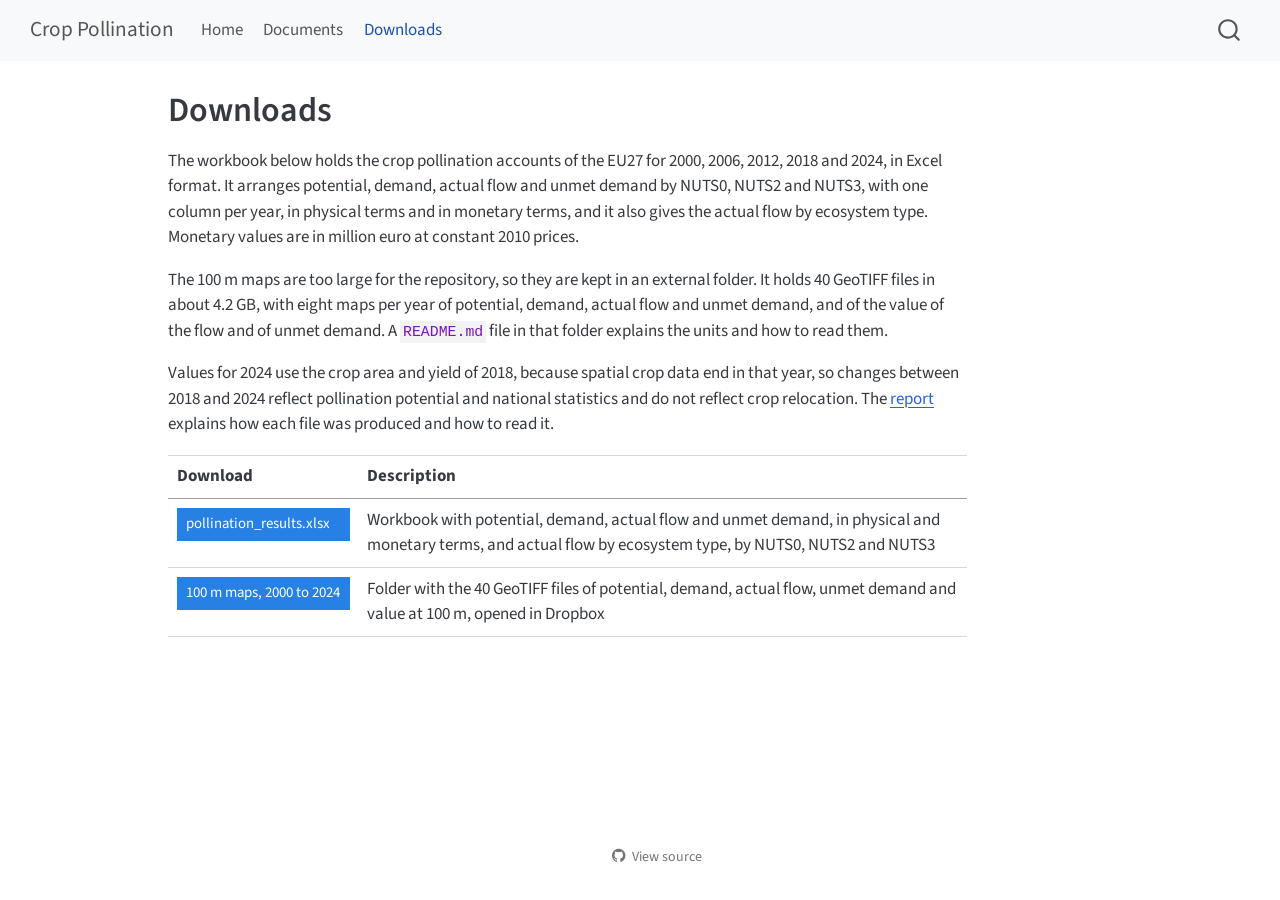
<file: docs/downloads/index.html>
<!DOCTYPE html>
<html xmlns="http://www.w3.org/1999/xhtml" lang="en" xml:lang="en"><head>

<meta charset="utf-8">
<meta name="generator" content="quarto-1.10.18">

<meta name="viewport" content="width=device-width, initial-scale=1.0, user-scalable=yes">


<title>Downloads – Crop Pollination</title>
<style>
/* Default styles provided by pandoc.
** See https://pandoc.org/MANUAL.html#variables-for-html for config info.
*/
span.smallcaps{font-variant: small-caps;}
div.columns{display: flex; gap: 1.5em;}
div.column{flex: auto;}
@media screen {
div.columns{gap: min(4vw, 1.5em);}
div.column{overflow-x: auto;}
}
div.hanging-indent{margin-left: 1.5em; text-indent: -1.5em;}
ul.task-list{list-style: none;}
ul.task-list li input[type="checkbox"] {
  width: 0.8em;
  margin: 0 0.8em 0.2em -1em; /* quarto-specific, see https://github.com/quarto-dev/quarto-cli/issues/4556 */ 
  vertical-align: middle;
}
</style>


<script src="../site_libs/quarto-nav/quarto-nav.js"></script>
<script src="../site_libs/quarto-nav/headroom.min.js"></script>
<script src="../site_libs/clipboard/clipboard.min.js"></script>
<script src="../site_libs/quarto-search/autocomplete.umd.js"></script>
<script src="../site_libs/quarto-search/fuse.min.js"></script>
<script src="../site_libs/quarto-search/quarto-search.js"></script>
<meta name="quarto:offset" content="../">
<script src="../site_libs/quarto-html/quarto.js" type="module"></script>
<script src="../site_libs/quarto-html/tabsets/tabsets.js" type="module"></script>
<script src="../site_libs/quarto-html/popper.min.js"></script>
<script src="../site_libs/quarto-html/tippy.umd.min.js"></script>
<script src="../site_libs/quarto-html/anchor.min.js"></script>
<link href="../site_libs/quarto-html/tippy.css" rel="stylesheet">
<link href="../site_libs/quarto-html/quarto-syntax-highlighting-64a204ab8560d761af7679ceaba22944.css" rel="stylesheet" id="quarto-text-highlighting-styles">
<script src="../site_libs/bootstrap/bootstrap.min.js"></script>
<link href="../site_libs/bootstrap/bootstrap-icons.css" rel="stylesheet">
<link href="../site_libs/bootstrap/bootstrap-4e663f3a4ff1a491e18bd6a28adf0390.min.css" rel="stylesheet" append-hash="true" id="quarto-bootstrap" data-mode="light">
<script id="quarto-search-options" type="application/json">{
  "location": "navbar",
  "copy-button": false,
  "collapse-after": 3,
  "panel-placement": "end",
  "type": "overlay",
  "limit": 50,
  "keyboard-shortcut": [
    "f",
    "/",
    "s"
  ],
  "show-item-context": false,
  "language": {
    "search-no-results-text": "No results",
    "search-matching-documents-text": "matching documents",
    "search-copy-link-title": "Copy link to search",
    "search-hide-matches-text": "Hide additional matches",
    "search-more-match-text": "more match in this document",
    "search-more-matches-text": "more matches in this document",
    "search-clear-button-title": "Clear",
    "search-text-placeholder": "",
    "search-detached-cancel-button-title": "Cancel",
    "search-submit-button-title": "Submit",
    "search-label": "Search"
  }
}</script>


<link rel="stylesheet" href="../styles.css">
</head>

<body class="nav-fixed quarto-light">

<div id="quarto-search-results"></div>
  <header id="quarto-header" class="headroom fixed-top">
    <nav class="navbar navbar-expand-lg " data-bs-theme="dark">
      <div class="navbar-container container-fluid">
      <div class="navbar-brand-container mx-auto">
    <a class="navbar-brand" href="../index.html">
    <span class="navbar-title">Crop Pollination</span>
    </a>
  </div>
            <div id="quarto-search" class="" title="Search"></div>
          <button class="navbar-toggler" type="button" data-bs-toggle="collapse" data-bs-target="#navbarCollapse" aria-controls="navbarCollapse" role="menu" aria-expanded="false" aria-label="Toggle navigation" onclick="if (window.quartoToggleHeadroom) { window.quartoToggleHeadroom(); }">
  <span class="navbar-toggler-icon"></span>
</button>
          <div class="collapse navbar-collapse" id="navbarCollapse">
            <ul class="navbar-nav navbar-nav-scroll me-auto">
  <li class="nav-item">
    <a class="nav-link" href="../index.html"> 
<span class="menu-text">Home</span></a>
  </li>  
  <li class="nav-item">
    <a class="nav-link" href="../documentation/index.html"> 
<span class="menu-text">Documents</span></a>
  </li>  
  <li class="nav-item">
    <a class="nav-link active" href="../downloads/index.html" aria-current="page"> 
<span class="menu-text">Downloads</span></a>
  </li>  
</ul>
          </div> <!-- /navcollapse -->
            <div class="quarto-navbar-tools">
</div>
      </div> <!-- /container-fluid -->
    </nav>
</header>
<!-- content -->
<div id="quarto-content" class="quarto-container page-columns page-rows-contents page-layout-article page-navbar">
<!-- sidebar -->
<!-- margin-sidebar -->
    <div id="quarto-margin-sidebar" class="sidebar margin-sidebar zindex-bottom">
        
    </div>
<!-- main -->
<main class="content" id="quarto-document-content">

<header id="title-block-header" class="quarto-title-block default">
<div class="quarto-title">
<h1 class="title">Downloads</h1>
</div>



<div class="quarto-title-meta">

    
  
    
  </div>
  


</header>


<p>The workbook below holds the crop pollination accounts of the EU27 for 2000, 2006, 2012, 2018 and 2024, in Excel format. It arranges potential, demand, actual flow and unmet demand by NUTS0, NUTS2 and NUTS3, with one column per year, in physical terms and in monetary terms, and it also gives the actual flow by ecosystem type. Monetary values are in million euro at constant 2010 prices.</p>
<p>The 100 m maps are too large for the repository, so they are kept in an external folder. It holds 40 GeoTIFF files in about 4.2 GB, with eight maps per year of potential, demand, actual flow and unmet demand, and of the value of the flow and of unmet demand. A <code>README.md</code> file in that folder explains the units and how to read them.</p>
<p>Values for 2024 use the crop area and yield of 2018, because spatial crop data end in that year, so changes between 2018 and 2024 reflect pollination potential and national statistics and do not reflect crop relocation. The <a href="../documentation/methods/crop-pollination/index.html">report</a> explains how each file was produced and how to read it.</p>
<div class="download-table">
<table class="caption-top table">
<thead>
<tr class="header">
<th style="text-align: left;">Download</th>
<th style="text-align: left;">Description</th>
</tr>
</thead>
<tbody>
<tr class="odd">
<td style="text-align: left;"><a href="../data/outputs/results/pollination_results.xlsx" class="btn btn-primary btn-sm" download="">pollination_results.xlsx</a></td>
<td style="text-align: left;">Workbook with potential, demand, actual flow and unmet demand, in physical and monetary terms, and actual flow by ecosystem type, by NUTS0, NUTS2 and NUTS3</td>
</tr>
<tr class="even">
<td style="text-align: left;"><a href="https://www.dropbox.com/scl/fo/ded51pscdxqocaemensyg/ALnrzD0uhGEpLPh11yBZmGY?rlkey=99a9yq14xqmvkj1litx65nge7&amp;st=im205cnv&amp;dl=0" class="btn btn-primary btn-sm" target="_blank">100 m maps, 2000 to 2024</a></td>
<td style="text-align: left;">Folder with the 40 GeoTIFF files of potential, demand, actual flow, unmet demand and value at 100 m, opened in Dropbox</td>
</tr>
</tbody>
</table>
</div>



</main> <!-- /main -->
<script id="quarto-html-after-body" type="application/javascript">
  window.document.addEventListener("DOMContentLoaded", function (event) {
    const icon = "";
    const anchorJS = new window.AnchorJS();
    anchorJS.options = {
      placement: 'right',
      icon: icon
    };
    anchorJS.add('.anchored');
    const isCodeAnnotation = (el) => {
      for (const clz of el.classList) {
        if (clz.startsWith('code-annotation-')) {                     
          return true;
        }
      }
      return false;
    }
    const onCopySuccess = function(e) {
      // button target
      const button = e.trigger;
      // don't keep focus
      button.blur();
      // flash "checked"
      button.classList.add('code-copy-button-checked');
      var currentTitle = button.getAttribute("title");
      button.setAttribute("title", "Copied!");
      let tooltip;
      if (window.bootstrap) {
        button.setAttribute("data-bs-toggle", "tooltip");
        button.setAttribute("data-bs-placement", "left");
        button.setAttribute("data-bs-title", "Copied!");
        tooltip = new bootstrap.Tooltip(button, 
          { trigger: "manual", 
            customClass: "code-copy-button-tooltip",
            offset: [0, -8]});
        tooltip.show();    
      }
      setTimeout(function() {
        if (tooltip) {
          tooltip.hide();
          button.removeAttribute("data-bs-title");
          button.removeAttribute("data-bs-toggle");
          button.removeAttribute("data-bs-placement");
        }
        button.setAttribute("title", currentTitle);
        button.classList.remove('code-copy-button-checked');
      }, 1000);
      // clear code selection
      e.clearSelection();
    }
    const getTextToCopy = function(trigger) {
      const outerScaffold = trigger.parentElement.cloneNode(true);
      const codeEl = outerScaffold.querySelector('code');
      for (const childEl of codeEl.children) {
        if (isCodeAnnotation(childEl)) {
          childEl.remove();
        }
      }
      return codeEl.innerText;
    }
    const clipboard = new window.ClipboardJS('.code-copy-button:not([data-in-quarto-modal])', {
      text: getTextToCopy
    });
    clipboard.on('success', onCopySuccess);
    if (window.document.getElementById('quarto-embedded-source-code-modal')) {
      const clipboardModal = new window.ClipboardJS('.code-copy-button[data-in-quarto-modal]', {
        text: getTextToCopy,
        container: window.document.getElementById('quarto-embedded-source-code-modal')
      });
      clipboardModal.on('success', onCopySuccess);
    }
      var localhostRegex = new RegExp(/^(?:http|https):\/\/localhost\:?[0-9]*\//);
      var mailtoRegex = new RegExp(/^mailto:/);
        var filterRegex = new RegExp("https:\/\/renatovargas\.github\.io\/jrc-pollination\/");
      var isInternal = (href) => {
          return filterRegex.test(href) || localhostRegex.test(href) || mailtoRegex.test(href);
      }
      // Inspect non-navigation links and adorn them if external
     var links = window.document.querySelectorAll('a[href]:not(.nav-link):not(.navbar-brand):not(.toc-action):not(.sidebar-link):not(.sidebar-item-toggle):not(.pagination-link):not(.no-external):not([aria-hidden]):not(.dropdown-item):not(.quarto-navigation-tool):not(.about-link)');
      for (var i=0; i<links.length; i++) {
        const link = links[i];
        if (!isInternal(link.href)) {
          // undo the damage that might have been done by quarto-nav.js in the case of
          // links that we want to consider external
          if (link.dataset.originalHref !== undefined) {
            link.href = link.dataset.originalHref;
          }
        }
      }
    function tippyHover(el, contentFn, onTriggerFn, onUntriggerFn) {
      const config = {
        allowHTML: true,
        maxWidth: 500,
        delay: 100,
        arrow: false,
        appendTo: function(el) {
            return el.parentElement;
        },
        interactive: true,
        interactiveBorder: 10,
        theme: 'quarto',
        placement: 'bottom-start',
      };
      if (contentFn) {
        config.content = contentFn;
      }
      if (onTriggerFn) {
        config.onTrigger = onTriggerFn;
      }
      if (onUntriggerFn) {
        config.onUntrigger = onUntriggerFn;
      }
      window.tippy(el, config); 
    }
    const noterefs = window.document.querySelectorAll('a[role="doc-noteref"]');
    for (var i=0; i<noterefs.length; i++) {
      const ref = noterefs[i];
      tippyHover(ref, function() {
        // use id or data attribute instead here
        let href = ref.getAttribute('data-footnote-href') || ref.getAttribute('href');
        try { href = new URL(href).hash; } catch {}
        const id = href.replace(/^#\/?/, "");
        const note = window.document.getElementById(id);
        if (note) {
          return note.innerHTML;
        } else {
          return "";
        }
      });
    }
    const xrefs = window.document.querySelectorAll('a.quarto-xref');
    const processXRef = (id, note) => {
      // Strip column container classes
      const stripColumnClz = (el) => {
        el.classList.remove("page-full", "page-columns");
        if (el.children) {
          for (const child of el.children) {
            stripColumnClz(child);
          }
        }
      }
      stripColumnClz(note)
      if (id === null || id.startsWith('sec-')) {
        // Special case sections, only their first couple elements
        const container = document.createElement("div");
        if (note.children && note.children.length > 2) {
          container.appendChild(note.children[0].cloneNode(true));
          for (let i = 1; i < note.children.length; i++) {
            const child = note.children[i];
            if (child.tagName === "P" && child.innerText === "") {
              continue;
            } else {
              container.appendChild(child.cloneNode(true));
              break;
            }
          }
          if (window.Quarto?.typesetMath) {
            window.Quarto.typesetMath(container);
          }
          return container.innerHTML
        } else {
          if (window.Quarto?.typesetMath) {
            window.Quarto.typesetMath(note);
          }
          return note.innerHTML;
        }
      } else {
        // Remove any anchor links if they are present
        const anchorLink = note.querySelector('a.anchorjs-link');
        if (anchorLink) {
          anchorLink.remove();
        }
        if (window.Quarto?.typesetMath) {
          window.Quarto.typesetMath(note);
        }
        if (note.classList.contains("callout")) {
          return note.outerHTML;
        } else {
          return note.innerHTML;
        }
      }
    }
    for (var i=0; i<xrefs.length; i++) {
      const xref = xrefs[i];
      tippyHover(xref, undefined, function(instance) {
        instance.disable();
        let url = xref.getAttribute('href');
        let hash = undefined; 
        if (url.startsWith('#')) {
          hash = url;
        } else {
          try { hash = new URL(url).hash; } catch {}
        }
        if (hash) {
          const id = hash.replace(/^#\/?/, "");
          const note = window.document.getElementById(id);
          if (note !== null) {
            try {
              const html = processXRef(id, note.cloneNode(true));
              instance.setContent(html);
            } finally {
              instance.enable();
              instance.show();
            }
          } else {
            // See if we can fetch this
            fetch(url.split('#')[0])
            .then(res => res.text())
            .then(html => {
              const parser = new DOMParser();
              const htmlDoc = parser.parseFromString(html, "text/html");
              const note = htmlDoc.getElementById(id);
              if (note !== null) {
                const html = processXRef(id, note);
                instance.setContent(html);
              } 
            }).finally(() => {
              instance.enable();
              instance.show();
            });
          }
        } else {
          // See if we can fetch a full url (with no hash to target)
          // This is a special case and we should probably do some content thinning / targeting
          fetch(url)
          .then(res => res.text())
          .then(html => {
            const parser = new DOMParser();
            const htmlDoc = parser.parseFromString(html, "text/html");
            const note = htmlDoc.querySelector('main.content');
            if (note !== null) {
              // This should only happen for chapter cross references
              // (since there is no id in the URL)
              // remove the first header
              if (note.children.length > 0 && note.children[0].tagName === "HEADER") {
                note.children[0].remove();
              }
              const html = processXRef(null, note);
              instance.setContent(html);
            } 
          }).finally(() => {
            instance.enable();
            instance.show();
          });
        }
      }, function(instance) {
      });
    }
        let selectedAnnoteEl;
        const selectorForAnnotation = ( cell, annotation) => {
          let cellAttr = 'data-code-cell="' + cell + '"';
          let lineAttr = 'data-code-annotation="' +  annotation + '"';
          const selector = 'span[' + cellAttr + '][' + lineAttr + ']';
          return selector;
        }
        const selectCodeLines = (annoteEl) => {
          const doc = window.document;
          const targetCell = annoteEl.getAttribute("data-target-cell");
          const targetAnnotation = annoteEl.getAttribute("data-target-annotation");
          const annoteSpan = window.document.querySelector(selectorForAnnotation(targetCell, targetAnnotation));
          const lines = annoteSpan.getAttribute("data-code-lines").split(",");
          const lineIds = lines.map((line) => {
            return targetCell + "-" + line;
          })
          let top = null;
          let height = null;
          let parent = null;
          if (lineIds.length > 0) {
              //compute the position of the single el (top and bottom and make a div)
              const el = window.document.getElementById(lineIds[0]);
              top = el.offsetTop;
              height = el.offsetHeight;
              parent = el.parentElement.parentElement;
            if (lineIds.length > 1) {
              const lastEl = window.document.getElementById(lineIds[lineIds.length - 1]);
              const bottom = lastEl.offsetTop + lastEl.offsetHeight;
              height = bottom - top;
            }
            if (top !== null && height !== null && parent !== null) {
              // cook up a div (if necessary) and position it 
              let div = window.document.getElementById("code-annotation-line-highlight");
              if (div === null) {
                div = window.document.createElement("div");
                div.setAttribute("id", "code-annotation-line-highlight");
                div.style.position = 'absolute';
                parent.appendChild(div);
              }
              div.style.top = top - 2 + "px";
              div.style.height = height + 4 + "px";
              div.style.left = 0;
              let gutterDiv = window.document.getElementById("code-annotation-line-highlight-gutter");
              if (gutterDiv === null) {
                gutterDiv = window.document.createElement("div");
                gutterDiv.setAttribute("id", "code-annotation-line-highlight-gutter");
                gutterDiv.style.position = 'absolute';
                const codeCell = window.document.getElementById(targetCell);
                const gutter = codeCell.querySelector('.code-annotation-gutter');
                gutter.appendChild(gutterDiv);
              }
              gutterDiv.style.top = top - 2 + "px";
              gutterDiv.style.height = height + 4 + "px";
            }
            selectedAnnoteEl = annoteEl;
          }
        };
        const unselectCodeLines = () => {
          const elementsIds = ["code-annotation-line-highlight", "code-annotation-line-highlight-gutter"];
          elementsIds.forEach((elId) => {
            const div = window.document.getElementById(elId);
            if (div) {
              div.remove();
            }
          });
          selectedAnnoteEl = undefined;
        };
          // Handle positioning of the toggle
      window.addEventListener(
        "resize",
        throttle(() => {
          elRect = undefined;
          if (selectedAnnoteEl) {
            selectCodeLines(selectedAnnoteEl);
          }
        }, 10)
      );
      function throttle(fn, ms) {
      let throttle = false;
      let timer;
        return (...args) => {
          if(!throttle) { // first call gets through
              fn.apply(this, args);
              throttle = true;
          } else { // all the others get throttled
              if(timer) clearTimeout(timer); // cancel #2
              timer = setTimeout(() => {
                fn.apply(this, args);
                timer = throttle = false;
              }, ms);
          }
        };
      }
        // Attach click handler to the DT
        const annoteDls = window.document.querySelectorAll('dt[data-target-cell]');
        for (const annoteDlNode of annoteDls) {
          annoteDlNode.addEventListener('click', (event) => {
            const clickedEl = event.target;
            if (clickedEl !== selectedAnnoteEl) {
              unselectCodeLines();
              const activeEl = window.document.querySelector('dt[data-target-cell].code-annotation-active');
              if (activeEl) {
                activeEl.classList.remove('code-annotation-active');
              }
              selectCodeLines(clickedEl);
              clickedEl.classList.add('code-annotation-active');
            } else {
              // Unselect the line
              unselectCodeLines();
              clickedEl.classList.remove('code-annotation-active');
            }
          });
        }
    const findCites = (el) => {
      const parentEl = el.parentElement;
      if (parentEl) {
        const cites = parentEl.dataset.cites;
        if (cites) {
          return {
            el,
            cites: cites.split(' ')
          };
        } else {
          return findCites(el.parentElement)
        }
      } else {
        return undefined;
      }
    };
    var bibliorefs = window.document.querySelectorAll('a[role="doc-biblioref"]');
    for (var i=0; i<bibliorefs.length; i++) {
      const ref = bibliorefs[i];
      const citeInfo = findCites(ref);
      if (citeInfo) {
        tippyHover(citeInfo.el, function() {
          var popup = window.document.createElement('div');
          citeInfo.cites.forEach(function(cite) {
            var citeDiv = window.document.createElement('div');
            citeDiv.classList.add('hanging-indent');
            citeDiv.classList.add('csl-entry');
            var biblioDiv = window.document.getElementById('ref-' + cite);
            if (biblioDiv) {
              citeDiv.innerHTML = biblioDiv.innerHTML;
            }
            popup.appendChild(citeDiv);
          });
          return popup.innerHTML;
        });
      }
    }
  });
  </script>
</div> <!-- /content -->




<footer class="footer"><div class="nav-footer"><div class="nav-footer-center"><div class="toc-actions"><ul><li><a href="https://github.com/renatovargas/jrc-pollination/blob/main/downloads/index.qmd" class="toc-action"><i class="bi bi-github"></i>View source</a></li></ul></div></div></div></footer></body></html>
</file>
<file: docs/site_libs/quarto-html/tippy.css>
.tippy-box[data-animation=fade][data-state=hidden]{opacity:0}[data-tippy-root]{max-width:calc(100vw - 10px)}.tippy-box{position:relative;background-color:#333;color:#fff;border-radius:4px;font-size:14px;line-height:1.4;white-space:normal;outline:0;transition-property:transform,visibility,opacity}.tippy-box[data-placement^=top]>.tippy-arrow{bottom:0}.tippy-box[data-placement^=top]>.tippy-arrow:before{bottom:-7px;left:0;border-width:8px 8px 0;border-top-color:initial;transform-origin:center top}.tippy-box[data-placement^=bottom]>.tippy-arrow{top:0}.tippy-box[data-placement^=bottom]>.tippy-arrow:before{top:-7px;left:0;border-width:0 8px 8px;border-bottom-color:initial;transform-origin:center bottom}.tippy-box[data-placement^=left]>.tippy-arrow{right:0}.tippy-box[data-placement^=left]>.tippy-arrow:before{border-width:8px 0 8px 8px;border-left-color:initial;right:-7px;transform-origin:center left}.tippy-box[data-placement^=right]>.tippy-arrow{left:0}.tippy-box[data-placement^=right]>.tippy-arrow:before{left:-7px;border-width:8px 8px 8px 0;border-right-color:initial;transform-origin:center right}.tippy-box[data-inertia][data-state=visible]{transition-timing-function:cubic-bezier(.54,1.5,.38,1.11)}.tippy-arrow{width:16px;height:16px;color:#333}.tippy-arrow:before{content:"";position:absolute;border-color:transparent;border-style:solid}.tippy-content{position:relative;padding:5px 9px;z-index:1}
</file>
<file: docs/site_libs/quarto-html/quarto-syntax-highlighting-64a204ab8560d761af7679ceaba22944.css>
/* quarto syntax highlight colors */
:root {
  --quarto-hl-ot-color: #003B4F;
  --quarto-hl-at-color: #657422;
  --quarto-hl-ss-color: #20794D;
  --quarto-hl-an-color: #5E5E5E;
  --quarto-hl-fu-color: #4758AB;
  --quarto-hl-st-color: #20794D;
  --quarto-hl-cf-color: #003B4F;
  --quarto-hl-op-color: #5E5E5E;
  --quarto-hl-er-color: #AD0000;
  --quarto-hl-bn-color: #AD0000;
  --quarto-hl-al-color: #AD0000;
  --quarto-hl-va-color: #111111;
  --quarto-hl-bu-color: inherit;
  --quarto-hl-ex-color: inherit;
  --quarto-hl-pp-color: #AD0000;
  --quarto-hl-in-color: #5E5E5E;
  --quarto-hl-vs-color: #20794D;
  --quarto-hl-wa-color: #5E5E5E;
  --quarto-hl-do-color: #5E5E5E;
  --quarto-hl-im-color: #00769E;
  --quarto-hl-ch-color: #20794D;
  --quarto-hl-dt-color: #AD0000;
  --quarto-hl-fl-color: #AD0000;
  --quarto-hl-co-color: #5E5E5E;
  --quarto-hl-cv-color: #5E5E5E;
  --quarto-hl-cn-color: #8f5902;
  --quarto-hl-sc-color: #5E5E5E;
  --quarto-hl-dv-color: #AD0000;
  --quarto-hl-kw-color: #003B4F;
}

/* other quarto variables */
:root {
  --quarto-font-monospace: SFMono-Regular, Menlo, Monaco, Consolas, "Liberation Mono", "Courier New", monospace;
}

/* syntax highlight based on Pandoc's rules */
pre > code.sourceCode > span {
  color: #003B4F;
}

code.sourceCode > span {
  color: #003B4F;
}

div.sourceCode,
div.sourceCode pre.sourceCode {
  color: #003B4F;
}

/* Normal */
code span {
  color: #003B4F;
}

/* Alert */
code span.al {
  color: #AD0000;
  font-style: inherit;
}

/* Annotation */
code span.an {
  color: #5E5E5E;
  font-style: inherit;
}

/* Attribute */
code span.at {
  color: #657422;
  font-style: inherit;
}

/* BaseN */
code span.bn {
  color: #AD0000;
  font-style: inherit;
}

/* BuiltIn */
code span.bu {
  font-style: inherit;
}

/* ControlFlow */
code span.cf {
  color: #003B4F;
  font-weight: bold;
  font-style: inherit;
}

/* Char */
code span.ch {
  color: #20794D;
  font-style: inherit;
}

/* Constant */
code span.cn {
  color: #8f5902;
  font-style: inherit;
}

/* Comment */
code span.co {
  color: #5E5E5E;
  font-style: inherit;
}

/* CommentVar */
code span.cv {
  color: #5E5E5E;
  font-style: italic;
}

/* Documentation */
code span.do {
  color: #5E5E5E;
  font-style: italic;
}

/* DataType */
code span.dt {
  color: #AD0000;
  font-style: inherit;
}

/* DecVal */
code span.dv {
  color: #AD0000;
  font-style: inherit;
}

/* Error */
code span.er {
  color: #AD0000;
  font-style: inherit;
}

/* Extension */
code span.ex {
  font-style: inherit;
}

/* Float */
code span.fl {
  color: #AD0000;
  font-style: inherit;
}

/* Function */
code span.fu {
  color: #4758AB;
  font-style: inherit;
}

/* Import */
code span.im {
  color: #00769E;
  font-style: inherit;
}

/* Information */
code span.in {
  color: #5E5E5E;
  font-style: inherit;
}

/* Keyword */
code span.kw {
  color: #003B4F;
  font-weight: bold;
  font-style: inherit;
}

/* Operator */
code span.op {
  color: #5E5E5E;
  font-style: inherit;
}

/* Other */
code span.ot {
  color: #003B4F;
  font-style: inherit;
}

/* Preprocessor */
code span.pp {
  color: #AD0000;
  font-style: inherit;
}

/* SpecialChar */
code span.sc {
  color: #5E5E5E;
  font-style: inherit;
}

/* SpecialString */
code span.ss {
  color: #20794D;
  font-style: inherit;
}

/* String */
code span.st {
  color: #20794D;
  font-style: inherit;
}

/* Variable */
code span.va {
  color: #111111;
  font-style: inherit;
}

/* VerbatimString */
code span.vs {
  color: #20794D;
  font-style: inherit;
}

/* Warning */
code span.wa {
  color: #5E5E5E;
  font-style: italic;
}

.prevent-inlining {
  content: "</";
}

/*# sourceMappingURL=9d8d5bb603a83b8298b89080a598c93b.css.map */
</file>
<file: docs/styles.css>
/* css styles */

/* File names stay on one line in their download button, and buttons share one width. */
.download-table .btn {
  display: block;
  white-space: nowrap;
  text-align: left;
}

/* On a phone, long file names wrap, so the table fits the screen. */
@media (max-width: 767.98px) {
  .download-table .btn {
    white-space: normal;
    overflow-wrap: anywhere;
  }
}
</file>
